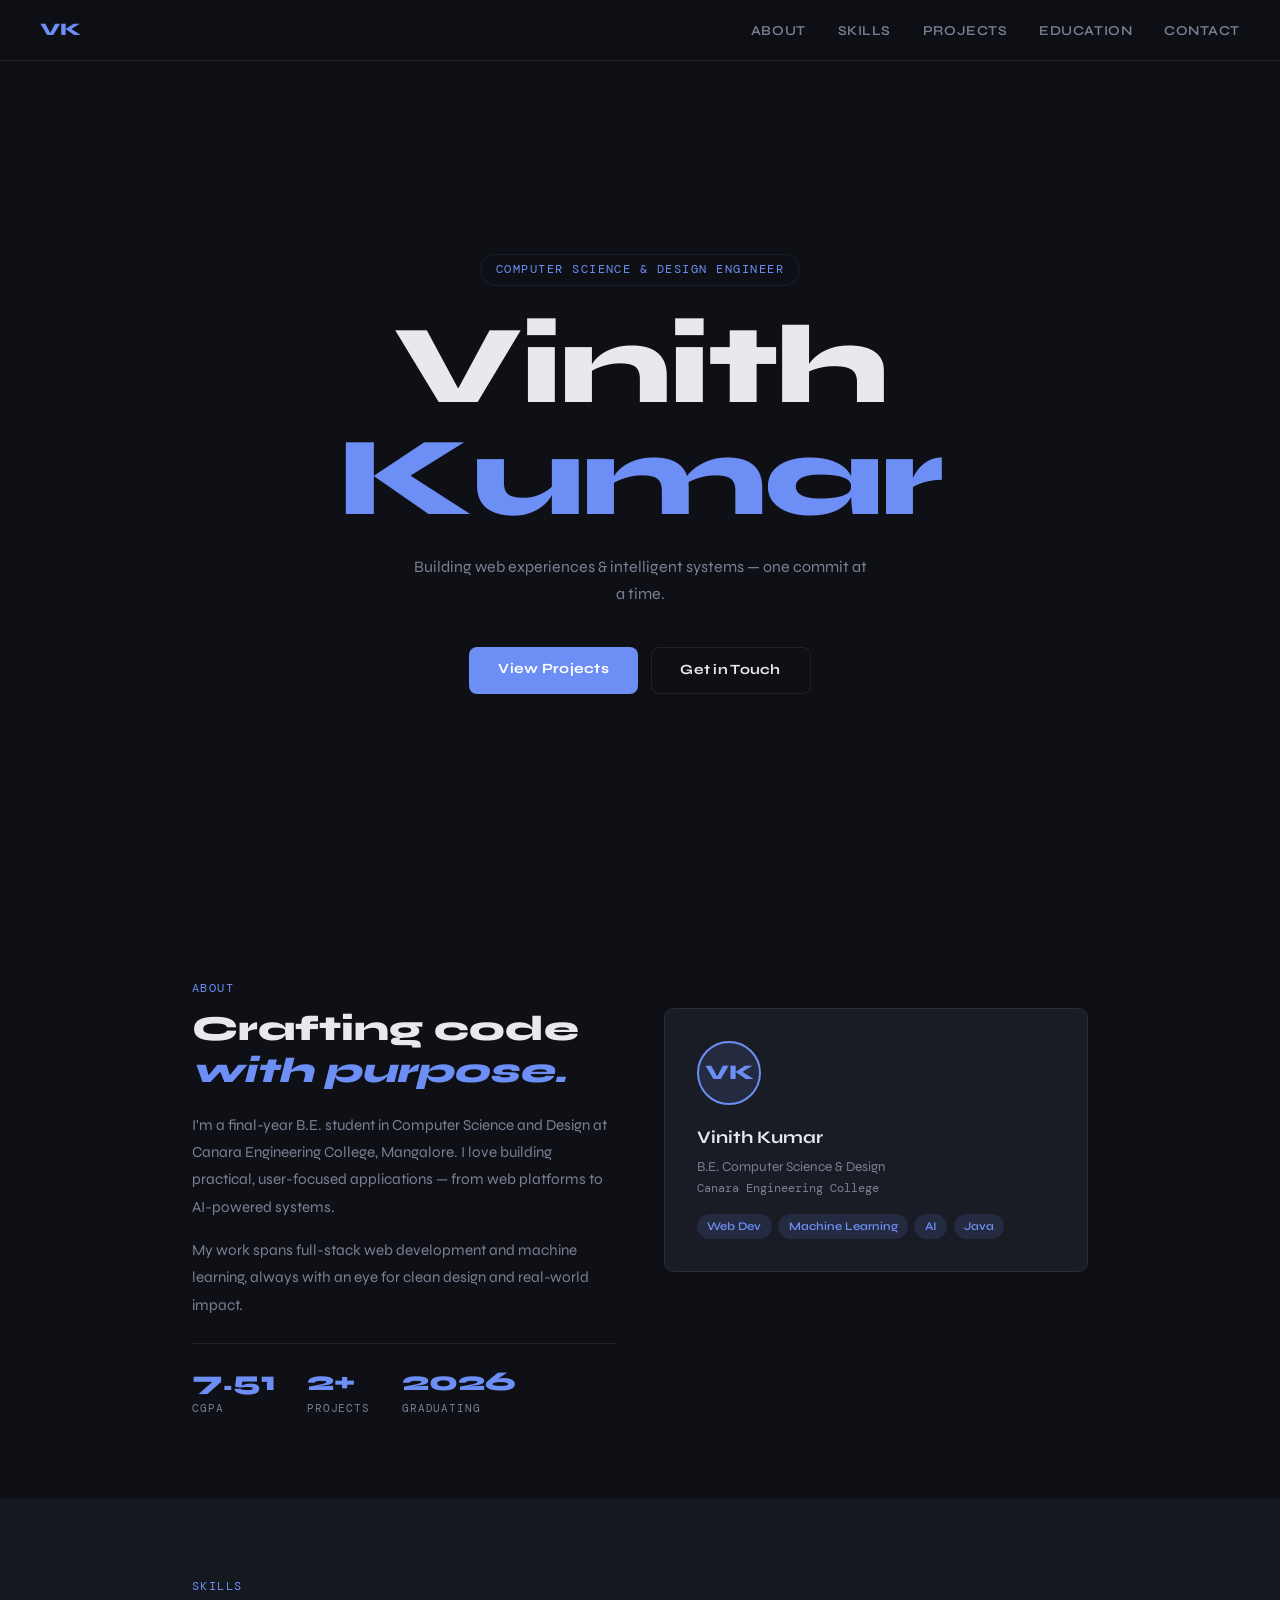
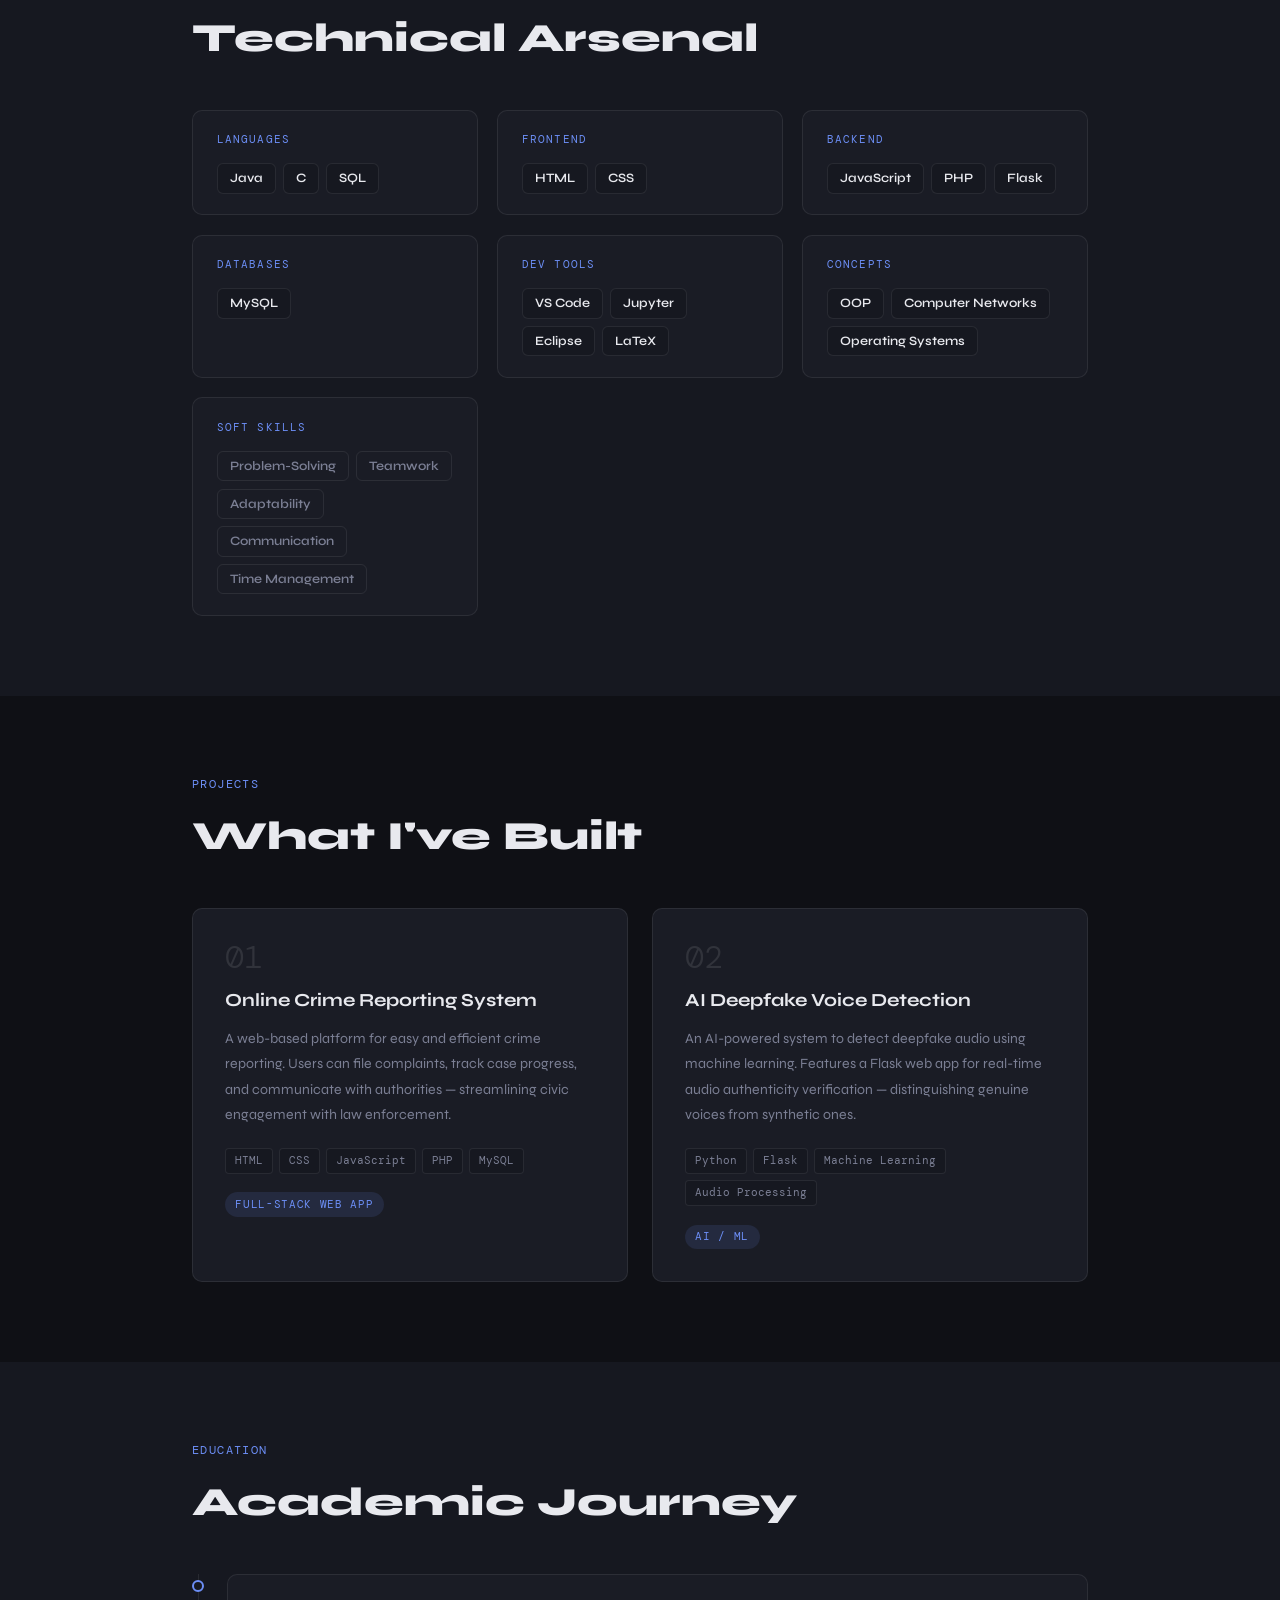
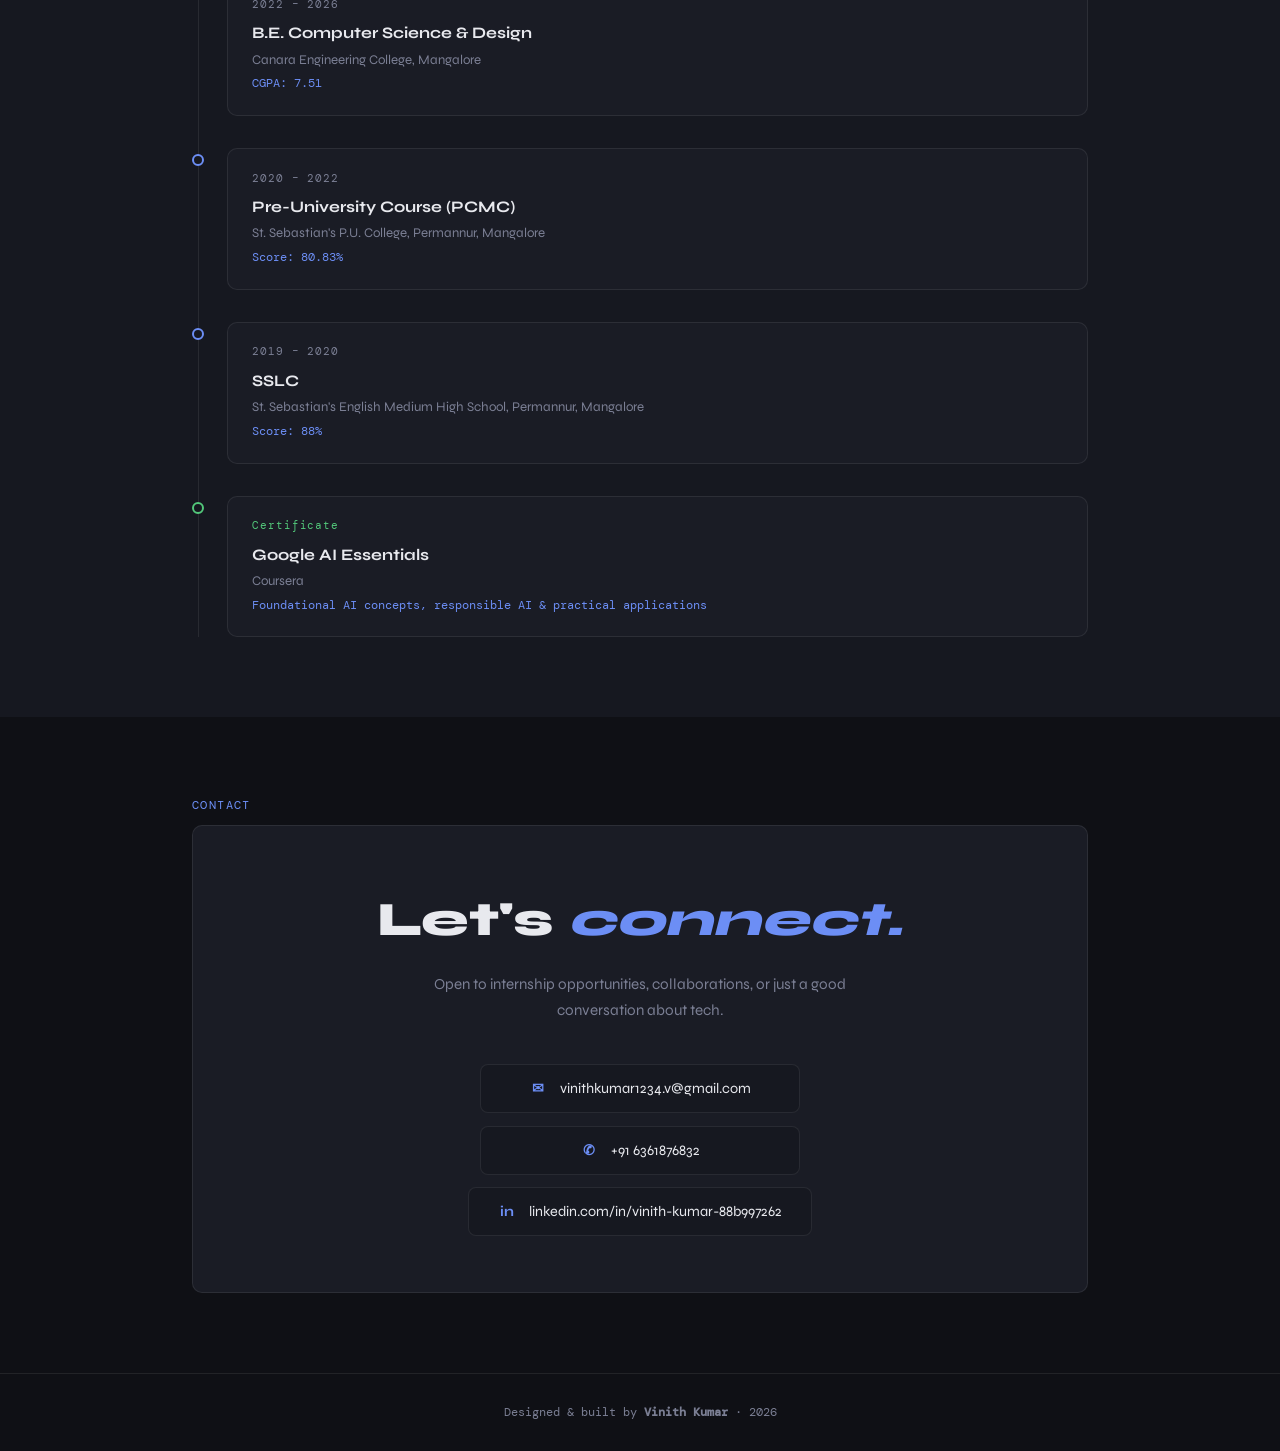
<file: portfolio/index.html>
<!DOCTYPE html>
<html lang="en">
<head>
  <meta charset="UTF-8" />
  <meta name="viewport" content="width=device-width, initial-scale=1.0" />
  <title>Vinith Kumar — Portfolio</title>
  <link rel="stylesheet" href="style.css" />
  <link href="https://fonts.googleapis.com/css2?family=Syne:wght@400;600;700;800&family=DM+Mono:wght@300;400;500&display=swap" rel="stylesheet" />
</head>
<body>

  <!-- NAV -->
  <nav id="navbar">
    <div class="nav-logo">VK</div>
    <ul class="nav-links">
      <li><a href="#about">About</a></li>
      <li><a href="#skills">Skills</a></li>
      <li><a href="#projects">Projects</a></li>
      <li><a href="#education">Education</a></li>
      <li><a href="#contact">Contact</a></li>
    </ul>
    <div class="hamburger" id="hamburger">
      <span></span><span></span><span></span>
    </div>
  </nav>

  <!-- HERO -->
  <section id="hero">
    <div class="hero-content">
      <p class="hero-tag">Computer Science &amp; Design Engineer</p>
      <h1 class="hero-title">
        <span class="line">Vinith</span>
        <span class="line accent">Kumar</span>
      </h1>
      <p class="hero-sub">
        Building web experiences &amp; intelligent systems — one commit at a time.
      </p>
      <div class="hero-cta">
        <a href="#projects" class="btn btn-primary">View Projects</a>
        <a href="#contact" class="btn btn-outline">Get in Touch</a>
      </div>
    </div>
  </section>

  <!-- ABOUT -->
  <section id="about">
    <div class="container">
      <div class="section-label">About</div>
      <div class="about-grid">
        <div class="about-text">
          <h2>Crafting code<br /><em>with purpose.</em></h2>
          <p>I'm a final-year B.E. student in Computer Science and Design at Canara Engineering College, Mangalore. I love building practical, user-focused applications — from web platforms to AI-powered systems.</p>
          <p>My work spans full-stack web development and machine learning, always with an eye for clean design and real-world impact.</p>
          <div class="about-stat-row">
            <div class="stat">
              <span class="stat-num">7.51</span>
              <span class="stat-label">CGPA</span>
            </div>
            <div class="stat">
              <span class="stat-num">2+</span>
              <span class="stat-label">Projects</span>
            </div>
            <div class="stat">
              <span class="stat-num">2026</span>
              <span class="stat-label">Graduating</span>
            </div>
          </div>
        </div>
        <div class="about-card">
          <div class="avatar-wrap">
            <div class="avatar-initials">VK</div>
          </div>
          <p class="card-name">Vinith Kumar</p>
          <p class="card-role">B.E. Computer Science &amp; Design</p>
          <p class="card-college">Canara Engineering College</p>
          <div class="card-tags">
            <span>Web Dev</span>
            <span>Machine Learning</span>
            <span>AI</span>
            <span>Java</span>
          </div>
        </div>
      </div>
    </div>
  </section>

  <!-- SKILLS -->
  <section id="skills">
    <div class="container">
      <div class="section-label">Skills</div>
      <h2 class="section-title">Technical Arsenal</h2>
      <div class="skills-grid">

        <div class="skill-group">
          <div class="skill-group-label">Languages</div>
          <div class="skill-pills">
            <span class="pill">Java</span>
            <span class="pill">C</span>
            <span class="pill">SQL</span>
          </div>
        </div>

        <div class="skill-group">
          <div class="skill-group-label">Frontend</div>
          <div class="skill-pills">
            <span class="pill">HTML</span>
            <span class="pill">CSS</span>
          </div>
        </div>

        <div class="skill-group">
          <div class="skill-group-label">Backend</div>
          <div class="skill-pills">
            <span class="pill">JavaScript</span>
            <span class="pill">PHP</span>
            <span class="pill">Flask</span>
          </div>
        </div>

        <div class="skill-group">
          <div class="skill-group-label">Databases</div>
          <div class="skill-pills">
            <span class="pill">MySQL</span>
          </div>
        </div>

        <div class="skill-group">
          <div class="skill-group-label">Dev Tools</div>
          <div class="skill-pills">
            <span class="pill">VS Code</span>
            <span class="pill">Jupyter</span>
            <span class="pill">Eclipse</span>
            <span class="pill">LaTeX</span>
          </div>
        </div>

        <div class="skill-group">
          <div class="skill-group-label">Concepts</div>
          <div class="skill-pills">
            <span class="pill">OOP</span>
            <span class="pill">Computer Networks</span>
            <span class="pill">Operating Systems</span>
          </div>
        </div>

        <div class="skill-group">
          <div class="skill-group-label">Soft Skills</div>
          <div class="skill-pills">
            <span class="pill soft">Problem-Solving</span>
            <span class="pill soft">Teamwork</span>
            <span class="pill soft">Adaptability</span>
            <span class="pill soft">Communication</span>
            <span class="pill soft">Time Management</span>
          </div>
        </div>

      </div>
    </div>
  </section>

  <!-- PROJECTS -->
  <section id="projects">
    <div class="container">
      <div class="section-label">Projects</div>
      <h2 class="section-title">What I've Built</h2>
      <div class="projects-grid">

        <div class="project-card">
          <div class="project-number">01</div>
          <h3 class="project-title">Online Crime Reporting System</h3>
          <p class="project-desc">A web-based platform for easy and efficient crime reporting. Users can file complaints, track case progress, and communicate with authorities — streamlining civic engagement with law enforcement.</p>
          <div class="project-stack">
            <span>HTML</span><span>CSS</span><span>JavaScript</span><span>PHP</span><span>MySQL</span>
          </div>
          <div class="project-tag">Full-Stack Web App</div>
        </div>

        <div class="project-card">
          <div class="project-number">02</div>
          <h3 class="project-title">AI Deepfake Voice Detection</h3>
          <p class="project-desc">An AI-powered system to detect deepfake audio using machine learning. Features a Flask web app for real-time audio authenticity verification — distinguishing genuine voices from synthetic ones.</p>
          <div class="project-stack">
            <span>Python</span><span>Flask</span><span>Machine Learning</span><span>Audio Processing</span>
          </div>
          <div class="project-tag">AI / ML</div>
        </div>

      </div>
    </div>
  </section>

  <!-- EDUCATION -->
  <section id="education">
    <div class="container">
      <div class="section-label">Education</div>
      <h2 class="section-title">Academic Journey</h2>
      <div class="timeline">

        <div class="timeline-item">
          <div class="timeline-dot"></div>
          <div class="timeline-body">
            <span class="timeline-year">2022 – 2026</span>
            <h3>B.E. Computer Science &amp; Design</h3>
            <p class="timeline-place">Canara Engineering College, Mangalore</p>
            <p class="timeline-score">CGPA: 7.51</p>
          </div>
        </div>

        <div class="timeline-item">
          <div class="timeline-dot"></div>
          <div class="timeline-body">
            <span class="timeline-year">2020 – 2022</span>
            <h3>Pre-University Course (PCMC)</h3>
            <p class="timeline-place">St. Sebastian's P.U. College, Permannur, Mangalore</p>
            <p class="timeline-score">Score: 80.83%</p>
          </div>
        </div>

        <div class="timeline-item">
          <div class="timeline-dot"></div>
          <div class="timeline-body">
            <span class="timeline-year">2019 – 2020</span>
            <h3>SSLC</h3>
            <p class="timeline-place">St. Sebastian's English Medium High School, Permannur, Mangalore</p>
            <p class="timeline-score">Score: 88%</p>
          </div>
        </div>

        <div class="timeline-item cert">
          <div class="timeline-dot cert-dot"></div>
          <div class="timeline-body">
            <span class="timeline-year cert-label">Certificate</span>
            <h3>Google AI Essentials</h3>
            <p class="timeline-place">Coursera</p>
            <p class="timeline-score">Foundational AI concepts, responsible AI &amp; practical applications</p>
          </div>
        </div>

      </div>
    </div>
  </section>

  <!-- CONTACT -->
  <section id="contact">
    <div class="container">
      <div class="section-label">Contact</div>
      <div class="contact-wrap">
        <h2 class="contact-heading">Let's <em>connect.</em></h2>
        <p class="contact-sub">Open to internship opportunities, collaborations, or just a good conversation about tech.</p>
        <div class="contact-links">
          <a href="mailto:vinithkumar1234.v@gmail.com" class="contact-item">
            <span class="contact-icon">✉</span>
            <span>vinithkumar1234.v@gmail.com</span>
          </a>
          <a href="tel:6361876832" class="contact-item">
            <span class="contact-icon">✆</span>
            <span>+91 6361876832</span>
          </a>
          <a href="https://linkedin.com/in/vinith-kumar-88b997262" target="_blank" class="contact-item">
            <span class="contact-icon">in</span>
            <span>linkedin.com/in/vinith-kumar-88b997262</span>
          </a>
        </div>
      </div>
    </div>
  </section>

  <!-- FOOTER -->
  <footer>
    <p>Designed &amp; built by <strong>Vinith Kumar</strong> · 2026</p>
  </footer>

  <script src="script.js"></script>
</body>
</html>
</file>
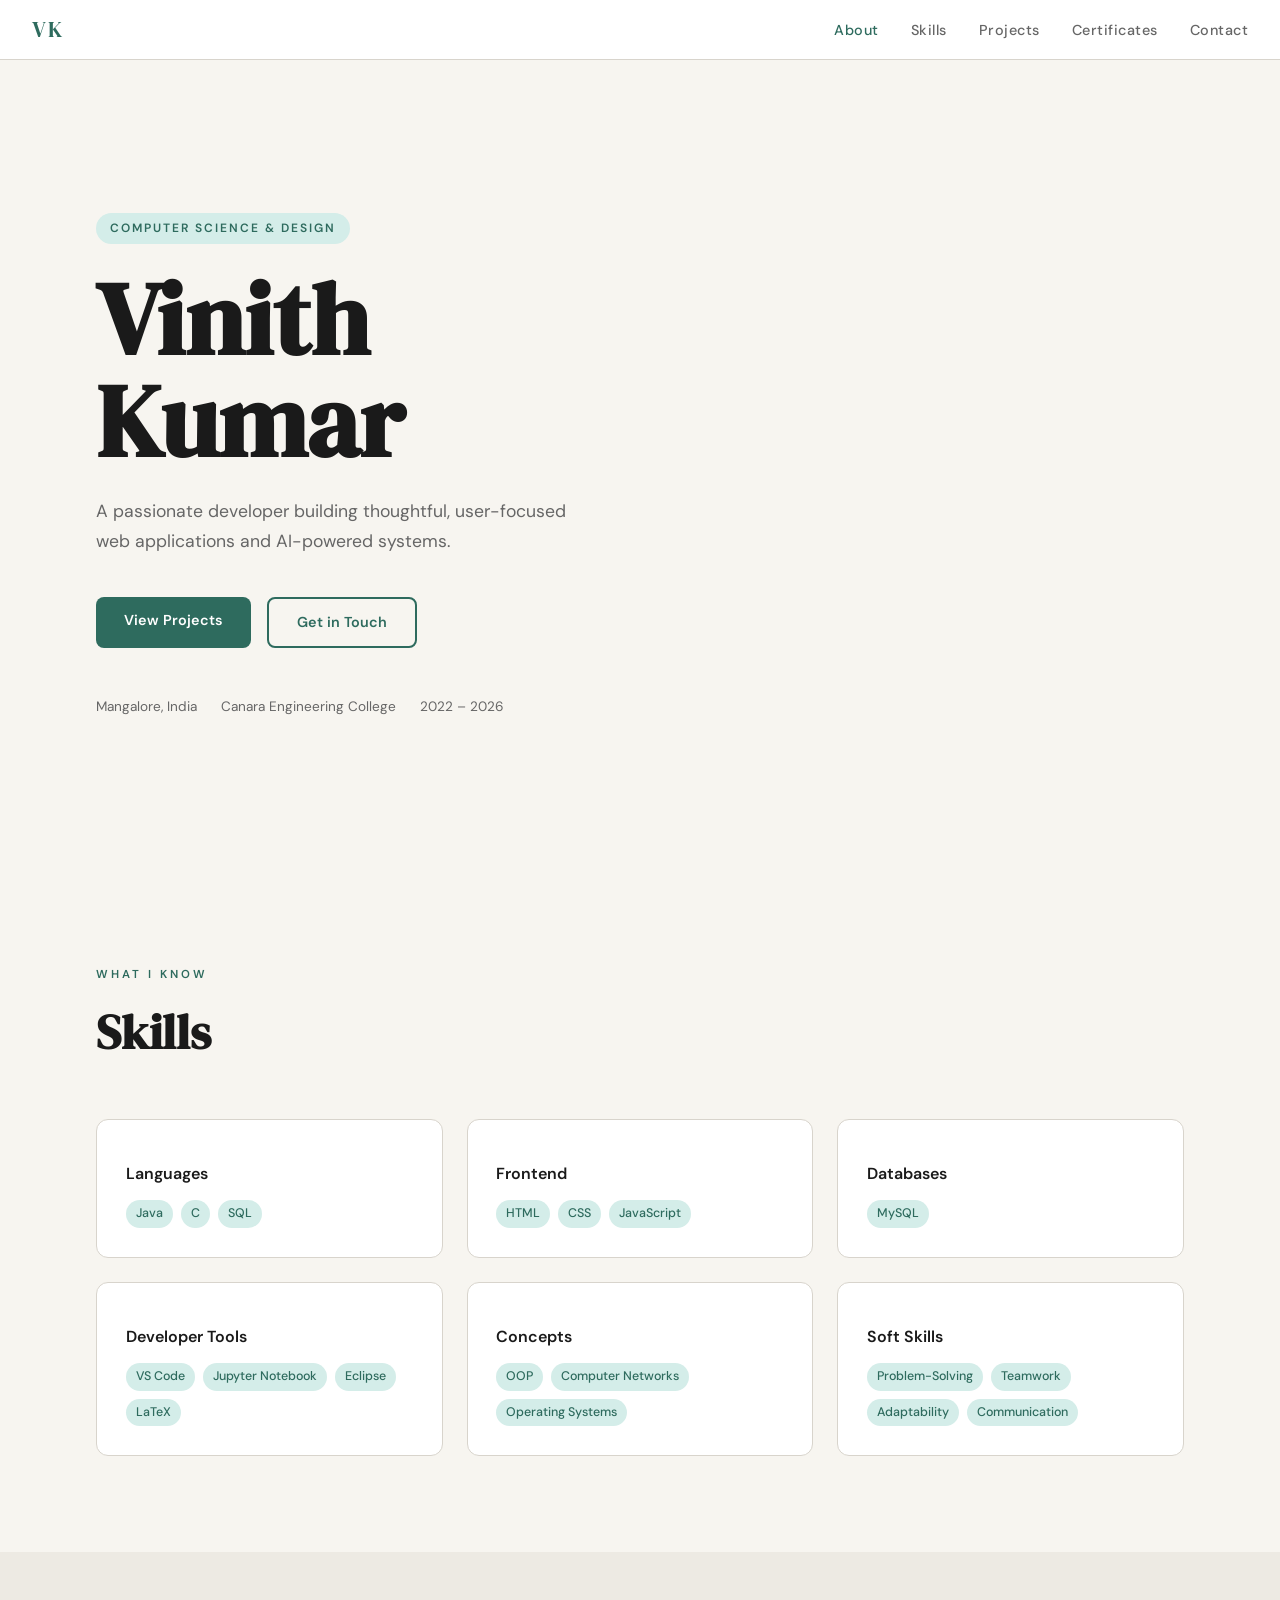
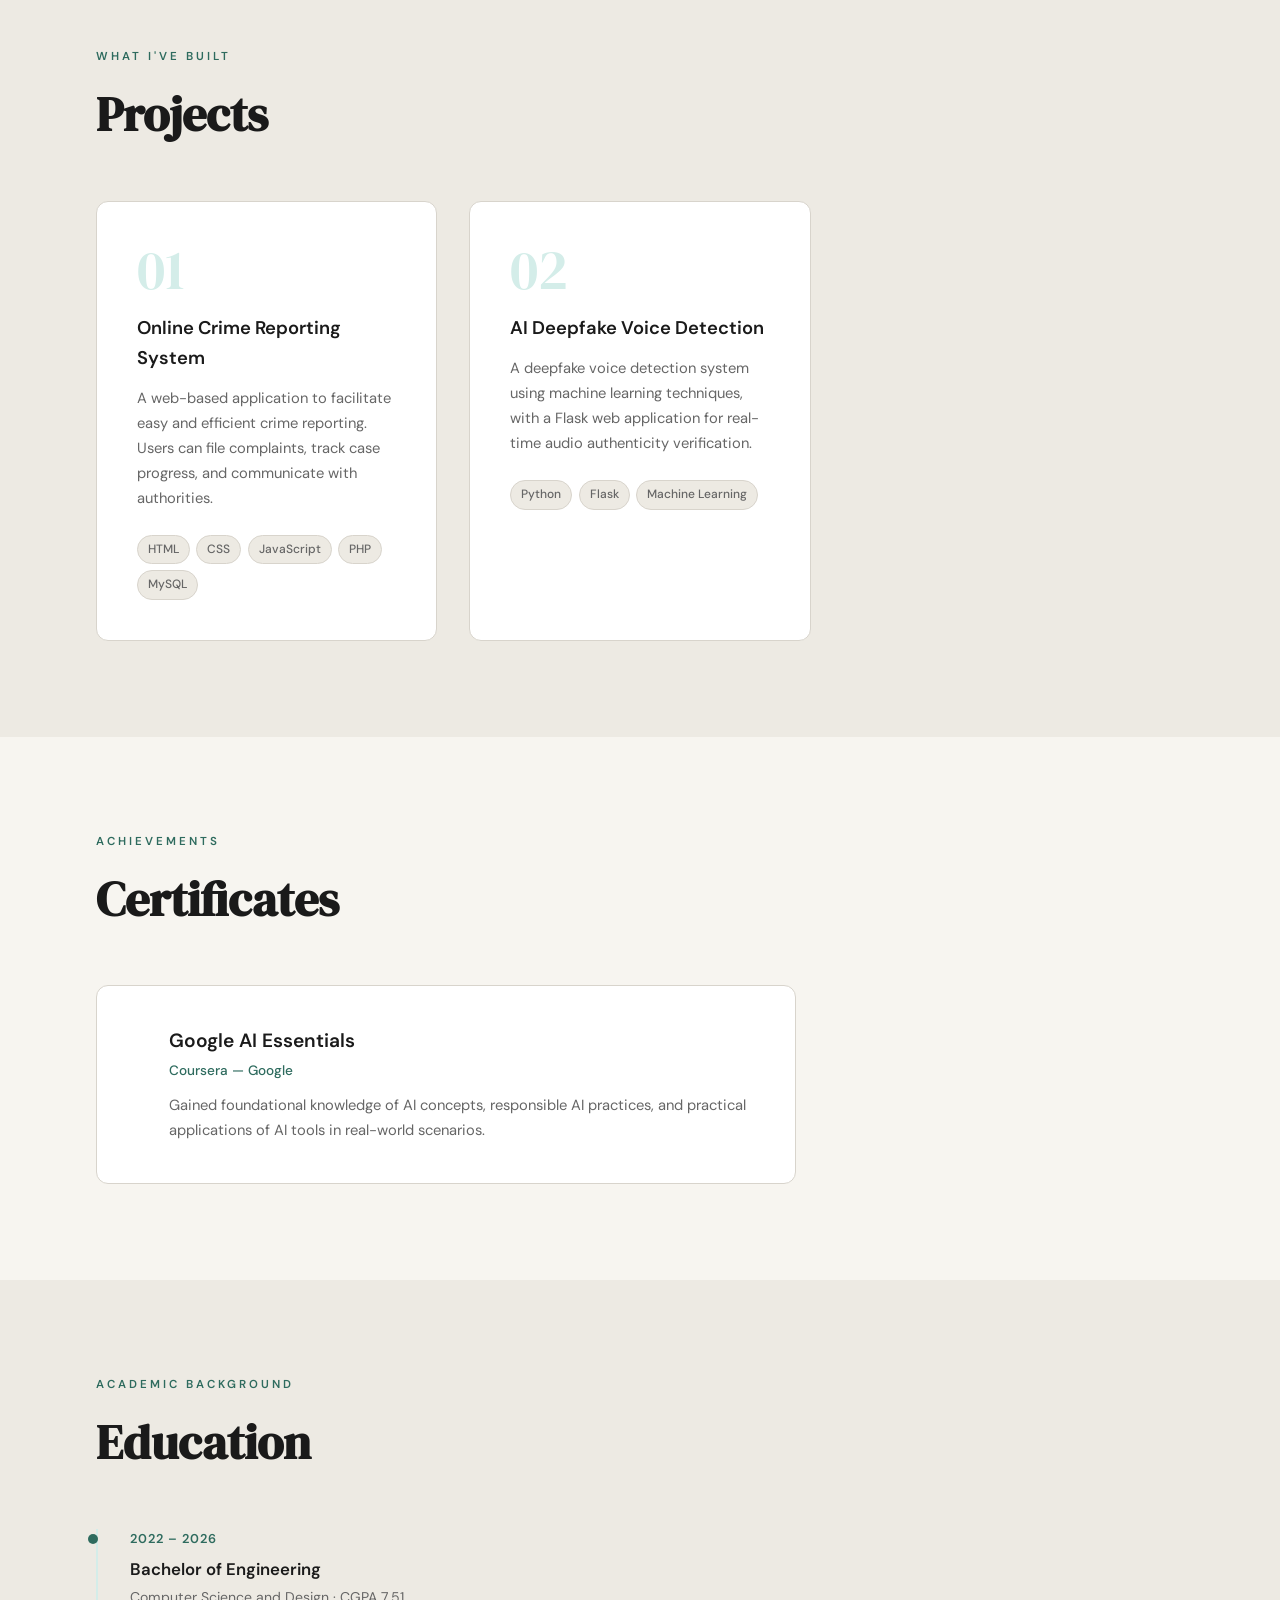
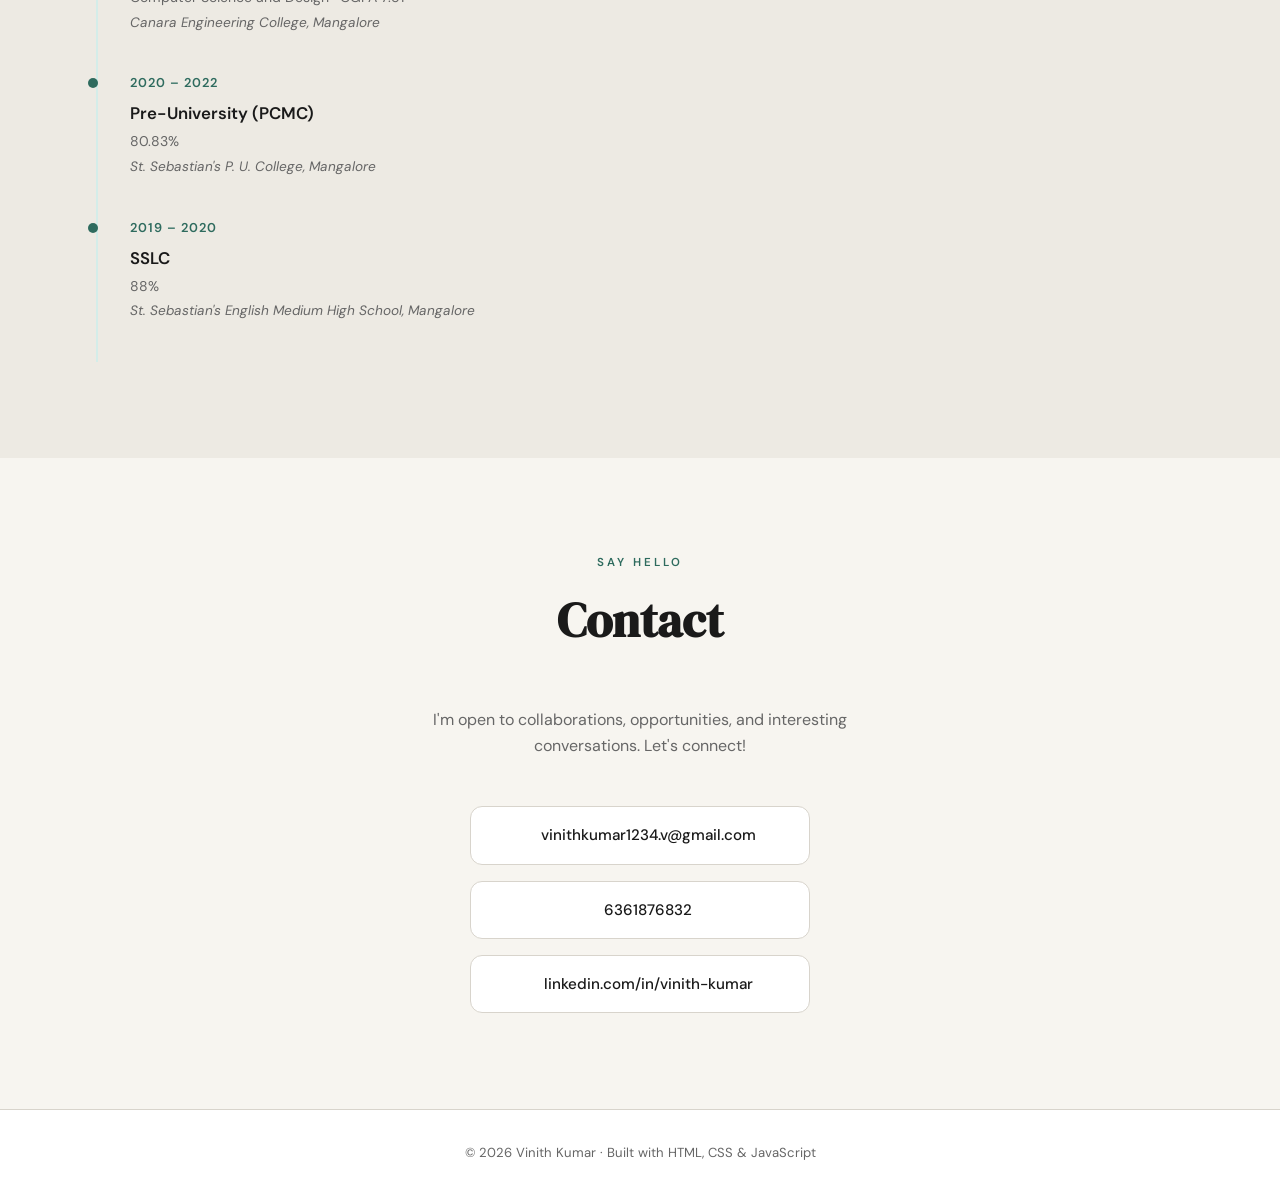
<file: portfolio/portfolio/index.html>
<!DOCTYPE html>
<html lang="en">
<head>
  <meta charset="UTF-8" />
  <meta name="viewport" content="width=device-width, initial-scale=1.0"/>
  <title>Vinith Kumar | Portfolio</title>
  <link rel="stylesheet" href="style.css" />
  <link href="https://fonts.googleapis.com/css2?family=DM+Serif+Display&family=DM+Sans:wght@300;400;500;600&display=swap" rel="stylesheet"/>
</head>
<body>

  <!-- NAV -->
  <nav>
    <div class="nav-logo">VK</div>
    <ul class="nav-links">
      <li><a href="#about">About</a></li>
      <li><a href="#skills">Skills</a></li>
      <li><a href="#projects">Projects</a></li>
      <li><a href="#certificates">Certificates</a></li>
      <li><a href="#contact">Contact</a></li>
    </ul>
    <button class="menu-toggle" id="menuToggle">&#9776;</button>
  </nav>

  <!-- HERO -->
  <section class="hero" id="about">
    <div class="hero-tag">Computer Science & Design</div>
    <h1>Vinith<br/>Kumar</h1>
    <p class="hero-sub">A passionate developer building thoughtful, user-focused web applications and AI-powered systems.</p>
    <div class="hero-cta">
      <a href="#projects" class="btn-primary">View Projects</a>
      <a href="#contact" class="btn-outline">Get in Touch</a>
    </div>
    <div class="hero-edu">
      <span> Mangalore, India</span>
      <span> Canara Engineering College</span>
      <span> 2022 – 2026</span>
    </div>
  </section>

  <!-- SKILLS -->
  <section class="section" id="skills">
    <div class="section-label">What I Know</div>
    <h2 class="section-title">Skills</h2>
    <div class="skills-grid">

      <div class="skill-card">
        <div class="skill-icon"></div>
        <h3>Languages</h3>
        <div class="skill-tags">
          <span>Java</span><span>C</span><span>SQL</span>
        </div>
      </div>

      <div class="skill-card">
        <div class="skill-icon"></div>
        <h3>Frontend</h3>
        <div class="skill-tags">
          <span>HTML</span><span>CSS</span><span>JavaScript</span>
        </div>
      </div>

      <div class="skill-card">
        <div class="skill-icon"></div>
        <h3>Databases</h3>
        <div class="skill-tags">
          <span>MySQL</span>
        </div>
      </div>

      <div class="skill-card">
        <div class="skill-icon"></div>
        <h3>Developer Tools</h3>
        <div class="skill-tags">
          <span>VS Code</span><span>Jupyter Notebook</span><span>Eclipse</span><span>LaTeX</span>
        </div>
      </div>

      <div class="skill-card">
        <div class="skill-icon"></div>
        <h3>Concepts</h3>
        <div class="skill-tags">
          <span>OOP</span><span>Computer Networks</span><span>Operating Systems</span>
        </div>
      </div>

      <div class="skill-card">
        <div class="skill-icon"></div>
        <h3>Soft Skills</h3>
        <div class="skill-tags">
          <span>Problem-Solving</span><span>Teamwork</span><span>Adaptability</span><span>Communication</span>
        </div>
      </div>

    </div>
  </section>

  <!-- PROJECTS -->
  <section class="section alt-bg" id="projects">
    <div class="section-label">What I've Built</div>
    <h2 class="section-title">Projects</h2>
    <div class="projects-grid">

      <div class="project-card">
        <div class="project-num">01</div>
        <h3>Online Crime Reporting System</h3>
        <p>A web-based application to facilitate easy and efficient crime reporting. Users can file complaints, track case progress, and communicate with authorities.</p>
        <div class="project-stack">
          <span>HTML</span><span>CSS</span><span>JavaScript</span><span>PHP</span><span>MySQL</span>
        </div>
      </div>

      <div class="project-card">
        <div class="project-num">02</div>
        <h3>AI Deepfake Voice Detection</h3>
        <p>A deepfake voice detection system using machine learning techniques, with a Flask web application for real-time audio authenticity verification.</p>
        <div class="project-stack">
          <span>Python</span><span>Flask</span><span>Machine Learning</span>
        </div>
      </div>

    </div>
  </section>

  <!-- CERTIFICATES -->
  <section class="section" id="certificates">
    <div class="section-label">Achievements</div>
    <h2 class="section-title">Certificates</h2>
    <div class="cert-card">
      <div class="cert-logo"></div>
      <div class="cert-info">
        <h3>Google AI Essentials</h3>
        <p class="cert-platform">Coursera — Google</p>
        <p>Gained foundational knowledge of AI concepts, responsible AI practices, and practical applications of AI tools in real-world scenarios.</p>
      </div>
    </div>
  </section>

  <!-- EDUCATION -->
  <section class="section alt-bg" id="education">
    <div class="section-label">Academic Background</div>
    <h2 class="section-title">Education</h2>
    <div class="edu-timeline">

      <div class="edu-item">
        <div class="edu-year">2022 – 2026</div>
        <div class="edu-details">
          <h3>Bachelor of Engineering</h3>
          <p class="edu-sub">Computer Science and Design · CGPA 7.51</p>
          <p class="edu-school">Canara Engineering College, Mangalore</p>
        </div>
      </div>

      <div class="edu-item">
        <div class="edu-year">2020 – 2022</div>
        <div class="edu-details">
          <h3>Pre-University (PCMC)</h3>
          <p class="edu-sub">80.83%</p>
          <p class="edu-school">St. Sebastian's P. U. College, Mangalore</p>
        </div>
      </div>

      <div class="edu-item">
        <div class="edu-year">2019 – 2020</div>
        <div class="edu-details">
          <h3>SSLC</h3>
          <p class="edu-sub">88%</p>
          <p class="edu-school">St. Sebastian's English Medium High School, Mangalore</p>
        </div>
      </div>

    </div>
  </section>

  <!-- CONTACT -->
  <section class="section contact-section" id="contact">
    <div class="section-label">Say Hello</div>
    <h2 class="section-title">Contact</h2>
    <p class="contact-intro">I'm open to collaborations, opportunities, and interesting conversations. Let's connect!</p>
    <div class="contact-links">
      <a href="mailto:vinithkumar1234.v@gmail.com" class="contact-card">
        <span class="contact-icon"></span>
        <span>vinithkumar1234.v@gmail.com</span>
      </a>
      <a href="tel:6361876832" class="contact-card">
        <span class="contact-icon"></span>
        <span>6361876832</span>
      </a>
      <a href="https://linkedin.com/in/vinith-kumar-88b997262" target="_blank" class="contact-card">
        <span class="contact-icon"></span>
        <span>linkedin.com/in/vinith-kumar</span>
      </a>
    </div>
  </section>

  <!-- FOOTER -->
  <footer>
    <p>© 2026 Vinith Kumar · Built with HTML, CSS & JavaScript</p>
  </footer>

  <script src="script.js"></script>
</body>
</html>
</file>
<file: portfolio/style.css>
/* ===========================
   VARIABLES & RESET
=========================== */
:root {
  --bg: #0f1015;
  --bg-2: #161820;
  --card: #1a1c25;
  --accent: #6c8ef5;
  --accent-light: rgba(108, 142, 245, 0.12);
  --text: #e8e9ee;
  --text-muted: #7b7f94;
  --border: rgba(255, 255, 255, 0.08);
  --radius: 10px;
  --font: 'Syne', sans-serif;
  --mono: 'DM Mono', monospace;
}

*, *::before, *::after { box-sizing: border-box; margin: 0; padding: 0; }
html { scroll-behavior: smooth; }

body {
  background: var(--bg);
  color: var(--text);
  font-family: var(--font);
  line-height: 1.6;
  overflow-x: hidden;
}

/* ===========================
   NAV
=========================== */
#navbar {
  position: fixed;
  top: 0; left: 0; right: 0;
  z-index: 100;
  display: flex;
  align-items: center;
  justify-content: space-between;
  padding: 1rem 2.5rem;
  background: rgba(15, 16, 21, 0.95);
  border-bottom: 1px solid var(--border);
}

.nav-logo {
  font-size: 1.1rem;
  font-weight: 800;
  color: var(--accent);
}

.nav-links {
  list-style: none;
  display: flex;
  gap: 2rem;
}
.nav-links a {
  color: var(--text-muted);
  text-decoration: none;
  font-size: 0.85rem;
  font-weight: 600;
  letter-spacing: 0.04em;
  text-transform: uppercase;
}
.nav-links a:hover { color: var(--text); }

.hamburger {
  display: none;
  flex-direction: column;
  gap: 5px;
  cursor: pointer;
}
.hamburger span {
  display: block;
  width: 22px; height: 2px;
  background: var(--text);
  border-radius: 2px;
}

@media (max-width: 700px) {
  .hamburger { display: flex; }
  .nav-links {
    display: none;
    position: absolute;
    top: 100%; left: 0; right: 0;
    background: var(--bg-2);
    flex-direction: column;
    border-bottom: 1px solid var(--border);
  }
  .nav-links.open { display: flex; }
  .nav-links li a {
    display: block;
    padding: 0.9rem 2rem;
    font-size: 0.95rem;
  }
}

/* ===========================
   HERO
=========================== */
#hero {
  min-height: 100vh;
  display: flex;
  align-items: center;
  justify-content: center;
  padding: 8rem 2rem 5rem;
  text-align: center;
}

.hero-tag {
  font-family: var(--mono);
  font-size: 0.78rem;
  color: var(--accent);
  letter-spacing: 0.12em;
  text-transform: uppercase;
  display: inline-block;
  border: 1px solid var(--accent-light);
  padding: 0.3rem 0.9rem;
  border-radius: 100px;
  margin-bottom: 1.5rem;
}

.hero-title {
  font-size: clamp(3rem, 9vw, 7rem);
  font-weight: 800;
  line-height: 1;
  letter-spacing: -0.02em;
  margin-bottom: 1.2rem;
}
.hero-title .line { display: block; }
.hero-title .accent { color: var(--accent); }

.hero-sub {
  color: var(--text-muted);
  font-size: 1rem;
  max-width: 460px;
  margin: 0 auto 2.5rem;
  line-height: 1.7;
}

.hero-cta {
  display: flex;
  gap: 0.8rem;
  justify-content: center;
  flex-wrap: wrap;
}

.btn {
  padding: 0.7rem 1.8rem;
  border-radius: 8px;
  font-family: var(--font);
  font-weight: 700;
  font-size: 0.88rem;
  text-decoration: none;
  letter-spacing: 0.02em;
}
.btn-primary { background: var(--accent); color: #fff; }
.btn-primary:hover { opacity: 0.88; }
.btn-outline { border: 1px solid var(--border); color: var(--text); background: transparent; }
.btn-outline:hover { border-color: var(--accent); color: var(--accent); }

/* ===========================
   CONTAINER & SECTIONS
=========================== */
.container {
  max-width: 960px;
  margin: 0 auto;
  padding: 0 2rem;
}

section { padding: 5rem 0; }

.section-label {
  font-family: var(--mono);
  font-size: 0.72rem;
  color: var(--accent);
  letter-spacing: 0.12em;
  text-transform: uppercase;
  margin-bottom: 0.6rem;
}

.section-title {
  font-size: clamp(1.8rem, 3.5vw, 2.5rem);
  font-weight: 800;
  margin-bottom: 2.5rem;
}

/* ===========================
   ABOUT
=========================== */
#about { background: var(--bg); }

.about-grid {
  display: grid;
  grid-template-columns: 1fr 1fr;
  gap: 3rem;
  align-items: start;
}

.about-text h2 {
  font-size: clamp(1.6rem, 3vw, 2.2rem);
  font-weight: 800;
  line-height: 1.2;
  margin-bottom: 1.2rem;
}
.about-text h2 em { font-style: italic; color: var(--accent); }
.about-text p {
  color: var(--text-muted);
  font-size: 0.95rem;
  margin-bottom: 1rem;
  line-height: 1.8;
}

.about-stat-row {
  display: flex;
  gap: 2rem;
  margin-top: 1.5rem;
  padding-top: 1.5rem;
  border-top: 1px solid var(--border);
}
.stat-num {
  display: block;
  font-size: 1.7rem;
  font-weight: 800;
  color: var(--accent);
  line-height: 1;
}
.stat-label {
  font-family: var(--mono);
  font-size: 0.68rem;
  color: var(--text-muted);
  letter-spacing: 0.08em;
  text-transform: uppercase;
  margin-top: 0.3rem;
  display: block;
}

.about-card {
  background: var(--card);
  border: 1px solid var(--border);
  border-radius: var(--radius);
  padding: 2rem;
}
.avatar-wrap {
  width: 64px; height: 64px;
  background: var(--accent-light);
  border: 2px solid var(--accent);
  border-radius: 50%;
  display: flex;
  align-items: center;
  justify-content: center;
  margin-bottom: 1.2rem;
}
.avatar-initials { font-size: 1.3rem; font-weight: 800; color: var(--accent); }
.card-name { font-size: 1.1rem; font-weight: 700; margin-bottom: 0.2rem; }
.card-role { font-size: 0.85rem; color: var(--text-muted); margin-bottom: 0.15rem; }
.card-college { font-family: var(--mono); font-size: 0.72rem; color: var(--text-muted); margin-bottom: 1rem; }
.card-tags { display: flex; flex-wrap: wrap; gap: 0.4rem; }
.card-tags span {
  font-size: 0.73rem;
  background: var(--accent-light);
  color: var(--accent);
  padding: 0.2rem 0.65rem;
  border-radius: 100px;
  font-weight: 600;
}

@media (max-width: 768px) {
  .about-grid { grid-template-columns: 1fr; gap: 2rem; }
}

/* ===========================
   SKILLS
=========================== */
#skills { background: var(--bg-2); }

.skills-grid {
  display: grid;
  grid-template-columns: repeat(auto-fill, minmax(260px, 1fr));
  gap: 1.2rem;
}

.skill-group {
  background: var(--card);
  border: 1px solid var(--border);
  border-radius: var(--radius);
  padding: 1.3rem 1.5rem;
}

.skill-group-label {
  font-family: var(--mono);
  font-size: 0.68rem;
  color: var(--accent);
  letter-spacing: 0.1em;
  text-transform: uppercase;
  margin-bottom: 0.9rem;
}

.skill-pills { display: flex; flex-wrap: wrap; gap: 0.45rem; }

.pill {
  font-size: 0.8rem;
  font-weight: 600;
  background: var(--bg-2);
  color: var(--text);
  border: 1px solid var(--border);
  padding: 0.25rem 0.75rem;
  border-radius: 6px;
}
.pill:hover { border-color: var(--accent); color: var(--accent); }
.pill.soft { color: var(--text-muted); background: transparent; }
.pill.soft:hover { border-color: var(--accent); color: var(--accent); }

/* ===========================
   PROJECTS
=========================== */
#projects { background: var(--bg); }

.projects-grid {
  display: grid;
  grid-template-columns: 1fr 1fr;
  gap: 1.5rem;
}

.project-card {
  background: var(--card);
  border: 1px solid var(--border);
  border-radius: var(--radius);
  padding: 2rem;
}
.project-card:hover { border-color: rgba(108,142,245,0.3); }

.project-number {
  font-family: var(--mono);
  font-size: 2rem;
  font-weight: 300;
  color: rgba(255,255,255,0.1);
  line-height: 1;
  margin-bottom: 1rem;
}

.project-title { font-size: 1.15rem; font-weight: 700; margin-bottom: 0.8rem; line-height: 1.3; }

.project-desc {
  color: var(--text-muted);
  font-size: 0.88rem;
  line-height: 1.8;
  margin-bottom: 1.3rem;
}

.project-stack { display: flex; flex-wrap: wrap; gap: 0.4rem; margin-bottom: 1rem; }
.project-stack span {
  font-family: var(--mono);
  font-size: 0.7rem;
  color: var(--text-muted);
  border: 1px solid var(--border);
  padding: 0.18rem 0.55rem;
  border-radius: 4px;
  background: var(--bg-2);
}

.project-tag {
  font-family: var(--mono);
  font-size: 0.7rem;
  color: var(--accent);
  letter-spacing: 0.06em;
  text-transform: uppercase;
  background: var(--accent-light);
  display: inline-block;
  padding: 0.2rem 0.65rem;
  border-radius: 100px;
}

@media (max-width: 680px) {
  .projects-grid { grid-template-columns: 1fr; }
}

/* ===========================
   EDUCATION
=========================== */
#education { background: var(--bg-2); }

.timeline { position: relative; padding-left: 2.2rem; }
.timeline::before {
  content: '';
  position: absolute;
  top: 0; bottom: 0; left: 6px;
  width: 1px;
  background: var(--border);
}

.timeline-item { position: relative; margin-bottom: 2rem; }
.timeline-item:last-child { margin-bottom: 0; }

.timeline-dot {
  position: absolute;
  left: -2.2rem; top: 0.4rem;
  width: 12px; height: 12px;
  border-radius: 50%;
  background: var(--bg-2);
  border: 2px solid var(--accent);
}
.cert-dot { border-color: #52c77a; }

.timeline-body {
  background: var(--card);
  border: 1px solid var(--border);
  border-radius: var(--radius);
  padding: 1.3rem 1.5rem;
}

.timeline-year {
  font-family: var(--mono);
  font-size: 0.7rem;
  color: var(--text-muted);
  letter-spacing: 0.08em;
  display: block;
  margin-bottom: 0.4rem;
}
.cert-label { color: #52c77a; }

.timeline-body h3 { font-size: 1rem; font-weight: 700; margin-bottom: 0.25rem; }
.timeline-place { color: var(--text-muted); font-size: 0.83rem; margin-bottom: 0.2rem; }
.timeline-score { font-family: var(--mono); font-size: 0.78rem; color: var(--accent); }

/* ===========================
   CONTACT
=========================== */
#contact { background: var(--bg); }

.contact-wrap {
  background: var(--card);
  border: 1px solid var(--border);
  border-radius: var(--radius);
  padding: 3.5rem;
  text-align: center;
}

.contact-heading {
  font-size: clamp(2rem, 4vw, 3rem);
  font-weight: 800;
  margin-bottom: 0.8rem;
}
.contact-heading em { font-style: italic; color: var(--accent); }

.contact-sub {
  color: var(--text-muted);
  font-size: 0.95rem;
  max-width: 440px;
  margin: 0 auto 2.5rem;
  line-height: 1.7;
}

.contact-links {
  display: flex;
  flex-direction: column;
  gap: 0.8rem;
  align-items: center;
}

.contact-item {
  display: flex;
  align-items: center;
  gap: 0.8rem;
  color: var(--text);
  text-decoration: none;
  font-size: 0.9rem;
  padding: 0.75rem 1.8rem;
  border: 1px solid var(--border);
  border-radius: 8px;
  background: var(--bg-2);
  min-width: 320px;
  justify-content: center;
}
.contact-item:hover { border-color: var(--accent); color: var(--accent); }
.contact-icon { font-weight: 700; color: var(--accent); width: 18px; text-align: center; }

@media (max-width: 580px) {
  .contact-wrap { padding: 2rem 1.2rem; }
  .contact-item { min-width: auto; width: 100%; font-size: 0.82rem; }
}

/* ===========================
   FOOTER
=========================== */
footer {
  text-align: center;
  padding: 1.8rem;
  color: var(--text-muted);
  font-family: var(--mono);
  font-size: 0.75rem;
  border-top: 1px solid var(--border);
}
</file>
<file: portfolio/portfolio/style.css>
/* ─── RESET & BASE ─── */
*, *::before, *::after {
  box-sizing: border-box;
  margin: 0;
  padding: 0;
}

:root {
  --bg: #f7f5f0;
  --bg-alt: #edeae3;
  --surface: #ffffff;
  --text: #1a1a1a;
  --text-muted: #666666;
  --accent: #2e6b5e;
  --accent-light: #3d8f7e;
  --accent-pale: #d4ede9;
  --border: #d8d4cc;
  --radius: 12px;
  --font-display: 'DM Serif Display', Georgia, serif;
  --font-body: 'DM Sans', sans-serif;
}

html {
  scroll-behavior: smooth;
}

body {
  font-family: var(--font-body);
  background-color: var(--bg);
  color: var(--text);
  line-height: 1.6;
  font-size: 16px;
}

/* ─── NAV ─── */
nav {
  position: sticky;
  top: 0;
  z-index: 100;
  background: var(--surface);
  border-bottom: 1px solid var(--border);
  padding: 0 2rem;
  height: 60px;
  display: flex;
  align-items: center;
  justify-content: space-between;
}

.nav-logo {
  font-family: var(--font-display);
  font-size: 1.4rem;
  color: var(--accent);
  letter-spacing: 2px;
}

.nav-links {
  list-style: none;
  display: flex;
  gap: 2rem;
}

.nav-links a {
  text-decoration: none;
  color: var(--text-muted);
  font-size: 0.9rem;
  font-weight: 500;
  letter-spacing: 0.5px;
}

.nav-links a:hover {
  color: var(--accent);
}

.menu-toggle {
  display: none;
  background: none;
  border: none;
  font-size: 1.4rem;
  cursor: pointer;
  color: var(--text);
}

/* ─── HERO ─── */
.hero {
  min-height: 90vh;
  display: flex;
  flex-direction: column;
  justify-content: center;
  padding: 5rem 6rem;
  max-width: 900px;
}

.hero-tag {
  display: inline-block;
  font-size: 0.75rem;
  font-weight: 600;
  letter-spacing: 2px;
  text-transform: uppercase;
  color: var(--accent);
  background: var(--accent-pale);
  padding: 6px 14px;
  border-radius: 50px;
  margin-bottom: 1.5rem;
  width: fit-content;
}

.hero h1 {
  font-family: var(--font-display);
  font-size: clamp(3.5rem, 8vw, 7rem);
  line-height: 1.0;
  color: var(--text);
  margin-bottom: 1.5rem;
}

.hero-sub {
  font-size: 1.1rem;
  color: var(--text-muted);
  max-width: 480px;
  margin-bottom: 2.5rem;
  line-height: 1.7;
}

.hero-cta {
  display: flex;
  gap: 1rem;
  flex-wrap: wrap;
  margin-bottom: 3rem;
}

.btn-primary {
  background: var(--accent);
  color: #fff;
  padding: 12px 28px;
  border-radius: 8px;
  text-decoration: none;
  font-weight: 600;
  font-size: 0.9rem;
}

.btn-primary:hover {
  background: var(--accent-light);
}

.btn-outline {
  border: 2px solid var(--accent);
  color: var(--accent);
  padding: 12px 28px;
  border-radius: 8px;
  text-decoration: none;
  font-weight: 600;
  font-size: 0.9rem;
}

.btn-outline:hover {
  background: var(--accent-pale);
}

.hero-edu {
  display: flex;
  gap: 1.5rem;
  flex-wrap: wrap;
  font-size: 0.85rem;
  color: var(--text-muted);
}

.hero-edu span {
  display: flex;
  align-items: center;
  gap: 6px;
}

/* ─── SECTION BASE ─── */
.section {
  padding: 6rem 6rem;
}

.alt-bg {
  background: var(--bg-alt);
}

.section-label {
  font-size: 0.72rem;
  font-weight: 600;
  text-transform: uppercase;
  letter-spacing: 3px;
  color: var(--accent);
  margin-bottom: 0.6rem;
}

.section-title {
  font-family: var(--font-display);
  font-size: clamp(2rem, 4vw, 3rem);
  margin-bottom: 3rem;
  color: var(--text);
}

/* ─── SKILLS ─── */
.skills-grid {
  display: grid;
  grid-template-columns: repeat(auto-fill, minmax(260px, 1fr));
  gap: 1.5rem;
}

.skill-card {
  background: var(--surface);
  border: 1px solid var(--border);
  border-radius: var(--radius);
  padding: 1.8rem;
}

.skill-icon {
  font-size: 1.8rem;
  margin-bottom: 0.8rem;
}

.skill-card h3 {
  font-size: 1rem;
  font-weight: 600;
  margin-bottom: 0.8rem;
  color: var(--text);
}

.skill-tags {
  display: flex;
  flex-wrap: wrap;
  gap: 0.5rem;
}

.skill-tags span {
  background: var(--accent-pale);
  color: var(--accent);
  font-size: 0.78rem;
  font-weight: 500;
  padding: 4px 10px;
  border-radius: 50px;
}

/* ─── PROJECTS ─── */
.projects-grid {
  display: grid;
  grid-template-columns: repeat(auto-fill, minmax(340px, 1fr));
  gap: 2rem;
}

.project-card {
  background: var(--surface);
  border: 1px solid var(--border);
  border-radius: var(--radius);
  padding: 2.5rem;
  position: relative;
}

.project-num {
  font-family: var(--font-display);
  font-size: 3.5rem;
  color: var(--accent-pale);
  line-height: 1;
  margin-bottom: 1rem;
}

.project-card h3 {
  font-size: 1.15rem;
  font-weight: 600;
  margin-bottom: 0.8rem;
  color: var(--text);
}

.project-card p {
  font-size: 0.92rem;
  color: var(--text-muted);
  margin-bottom: 1.5rem;
  line-height: 1.7;
}

.project-stack {
  display: flex;
  flex-wrap: wrap;
  gap: 0.4rem;
}

.project-stack span {
  background: var(--bg-alt);
  color: var(--text-muted);
  font-size: 0.75rem;
  font-weight: 500;
  padding: 4px 10px;
  border-radius: 50px;
  border: 1px solid var(--border);
}

/* ─── CERTIFICATES ─── */
.cert-card {
  display: flex;
  gap: 2rem;
  background: var(--surface);
  border: 1px solid var(--border);
  border-radius: var(--radius);
  padding: 2.5rem;
  align-items: flex-start;
  max-width: 700px;
}

.cert-logo {
  font-size: 2.5rem;
  flex-shrink: 0;
}

.cert-info h3 {
  font-size: 1.2rem;
  font-weight: 600;
  margin-bottom: 0.2rem;
}

.cert-platform {
  font-size: 0.85rem;
  color: var(--accent);
  font-weight: 500;
  margin-bottom: 0.7rem;
}

.cert-info p:not(.cert-platform) {
  font-size: 0.92rem;
  color: var(--text-muted);
  line-height: 1.7;
}

/* ─── EDUCATION ─── */
.edu-timeline {
  display: flex;
  flex-direction: column;
  gap: 0;
  max-width: 700px;
  border-left: 2px solid var(--accent-pale);
  padding-left: 2rem;
}

.edu-item {
  padding-bottom: 2.5rem;
  position: relative;
}

.edu-item::before {
  content: '';
  width: 10px;
  height: 10px;
  background: var(--accent);
  border-radius: 50%;
  position: absolute;
  left: -2.6rem;
  top: 5px;
}

.edu-year {
  font-size: 0.8rem;
  font-weight: 600;
  color: var(--accent);
  letter-spacing: 1px;
  margin-bottom: 0.4rem;
}

.edu-item h3 {
  font-size: 1.05rem;
  font-weight: 600;
  margin-bottom: 0.2rem;
}

.edu-sub {
  font-size: 0.88rem;
  color: var(--text-muted);
  margin-bottom: 0.2rem;
}

.edu-school {
  font-size: 0.85rem;
  color: var(--text-muted);
  font-style: italic;
}

/* ─── CONTACT ─── */
.contact-section {
  text-align: center;
}

.contact-intro {
  color: var(--text-muted);
  max-width: 480px;
  margin: 0 auto 3rem;
  font-size: 1rem;
}

.contact-links {
  display: flex;
  flex-direction: column;
  gap: 1rem;
  align-items: center;
}

.contact-card {
  display: flex;
  align-items: center;
  gap: 1rem;
  background: var(--surface);
  border: 1px solid var(--border);
  border-radius: var(--radius);
  padding: 1rem 2rem;
  text-decoration: none;
  color: var(--text);
  font-size: 0.95rem;
  font-weight: 500;
  min-width: 340px;
  justify-content: center;
}

.contact-card:hover {
  border-color: var(--accent);
  color: var(--accent);
}

.contact-icon {
  font-size: 1.2rem;
}

/* ─── FOOTER ─── */
footer {
  text-align: center;
  padding: 2rem;
  border-top: 1px solid var(--border);
  font-size: 0.82rem;
  color: var(--text-muted);
  background: var(--surface);
}

/* ─── RESPONSIVE ─── */
@media (max-width: 768px) {
  .hero {
    padding: 4rem 2rem;
    min-height: 80vh;
  }

  .section {
    padding: 4rem 2rem;
  }

  .nav-links {
    display: none;
    flex-direction: column;
    position: absolute;
    top: 60px;
    left: 0;
    right: 0;
    background: var(--surface);
    border-bottom: 1px solid var(--border);
    padding: 1rem 2rem;
    gap: 1rem;
  }

  .nav-links.open {
    display: flex;
  }

  .menu-toggle {
    display: block;
  }

  .projects-grid {
    grid-template-columns: 1fr;
  }

  .cert-card {
    flex-direction: column;
    gap: 1rem;
  }

  .contact-card {
    min-width: unset;
    width: 100%;
  }

  .hero-edu {
    flex-direction: column;
    gap: 0.5rem;
  }
}
</file>
